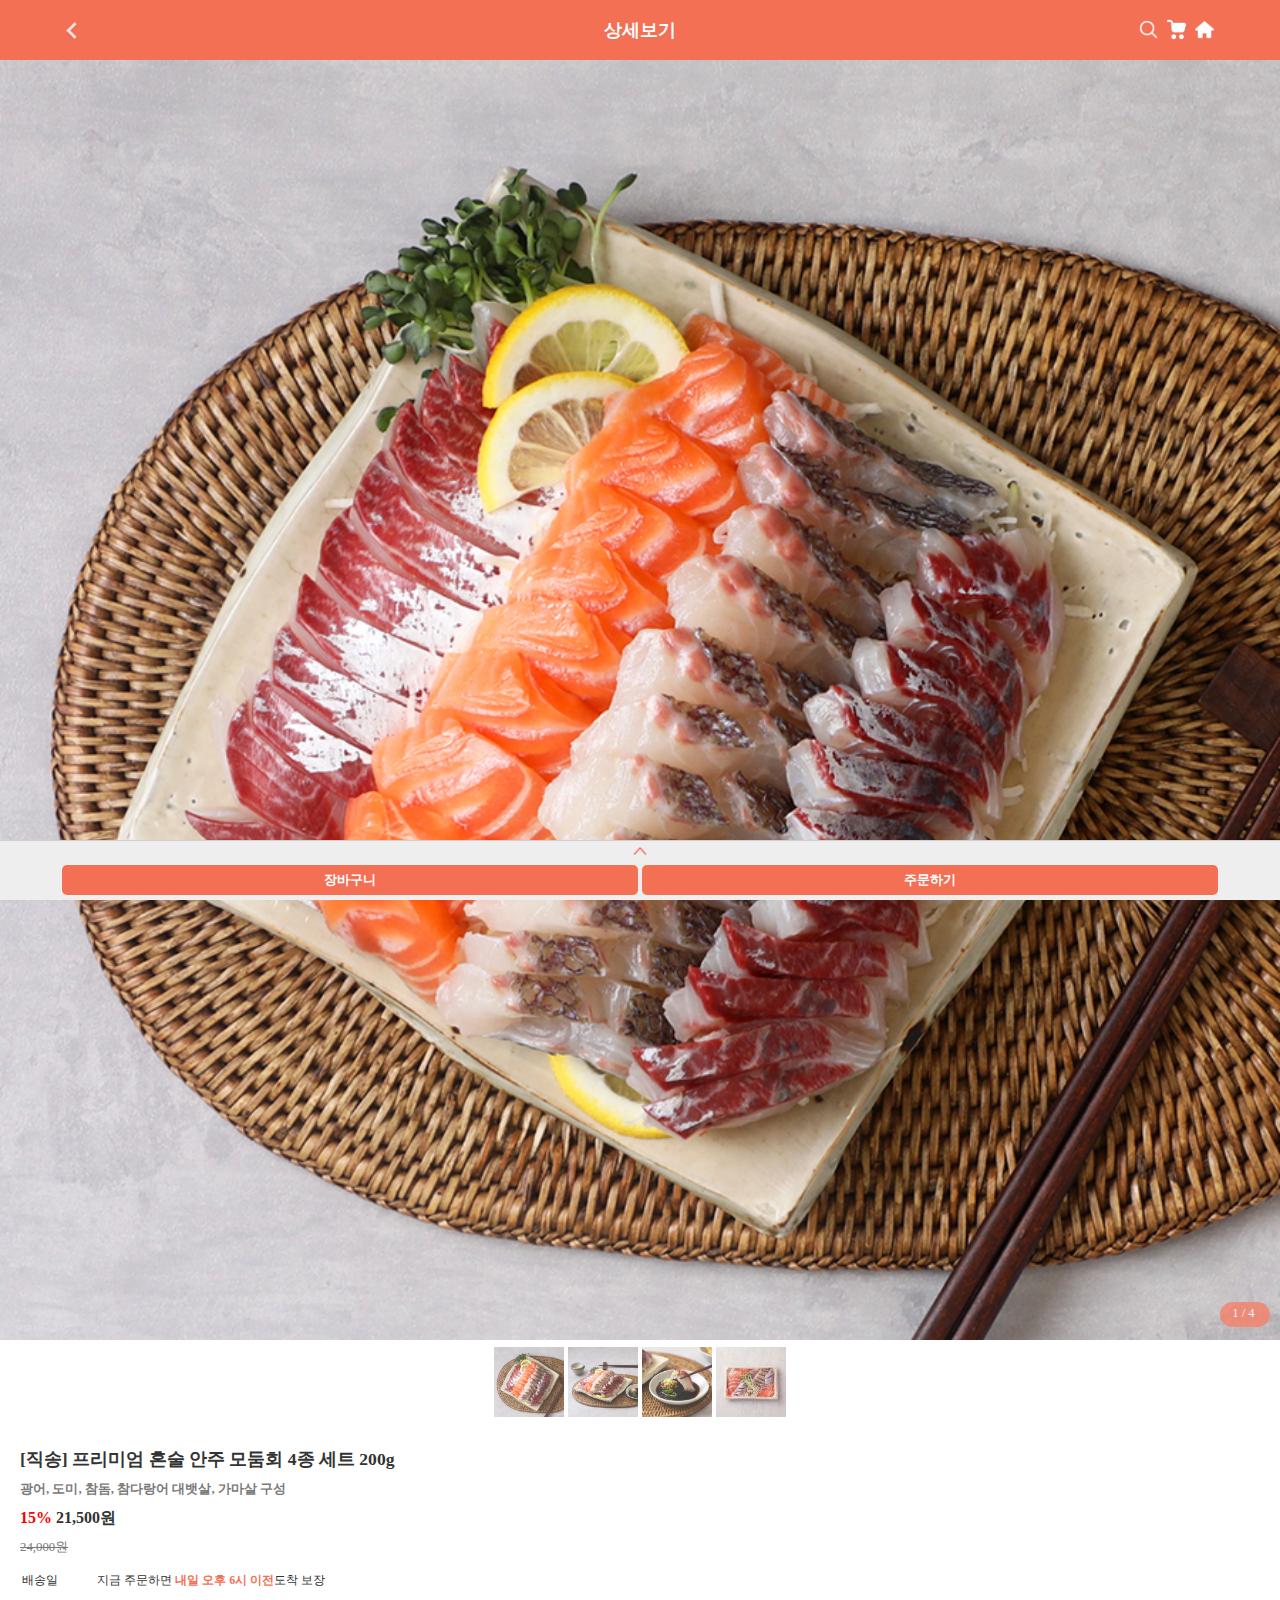
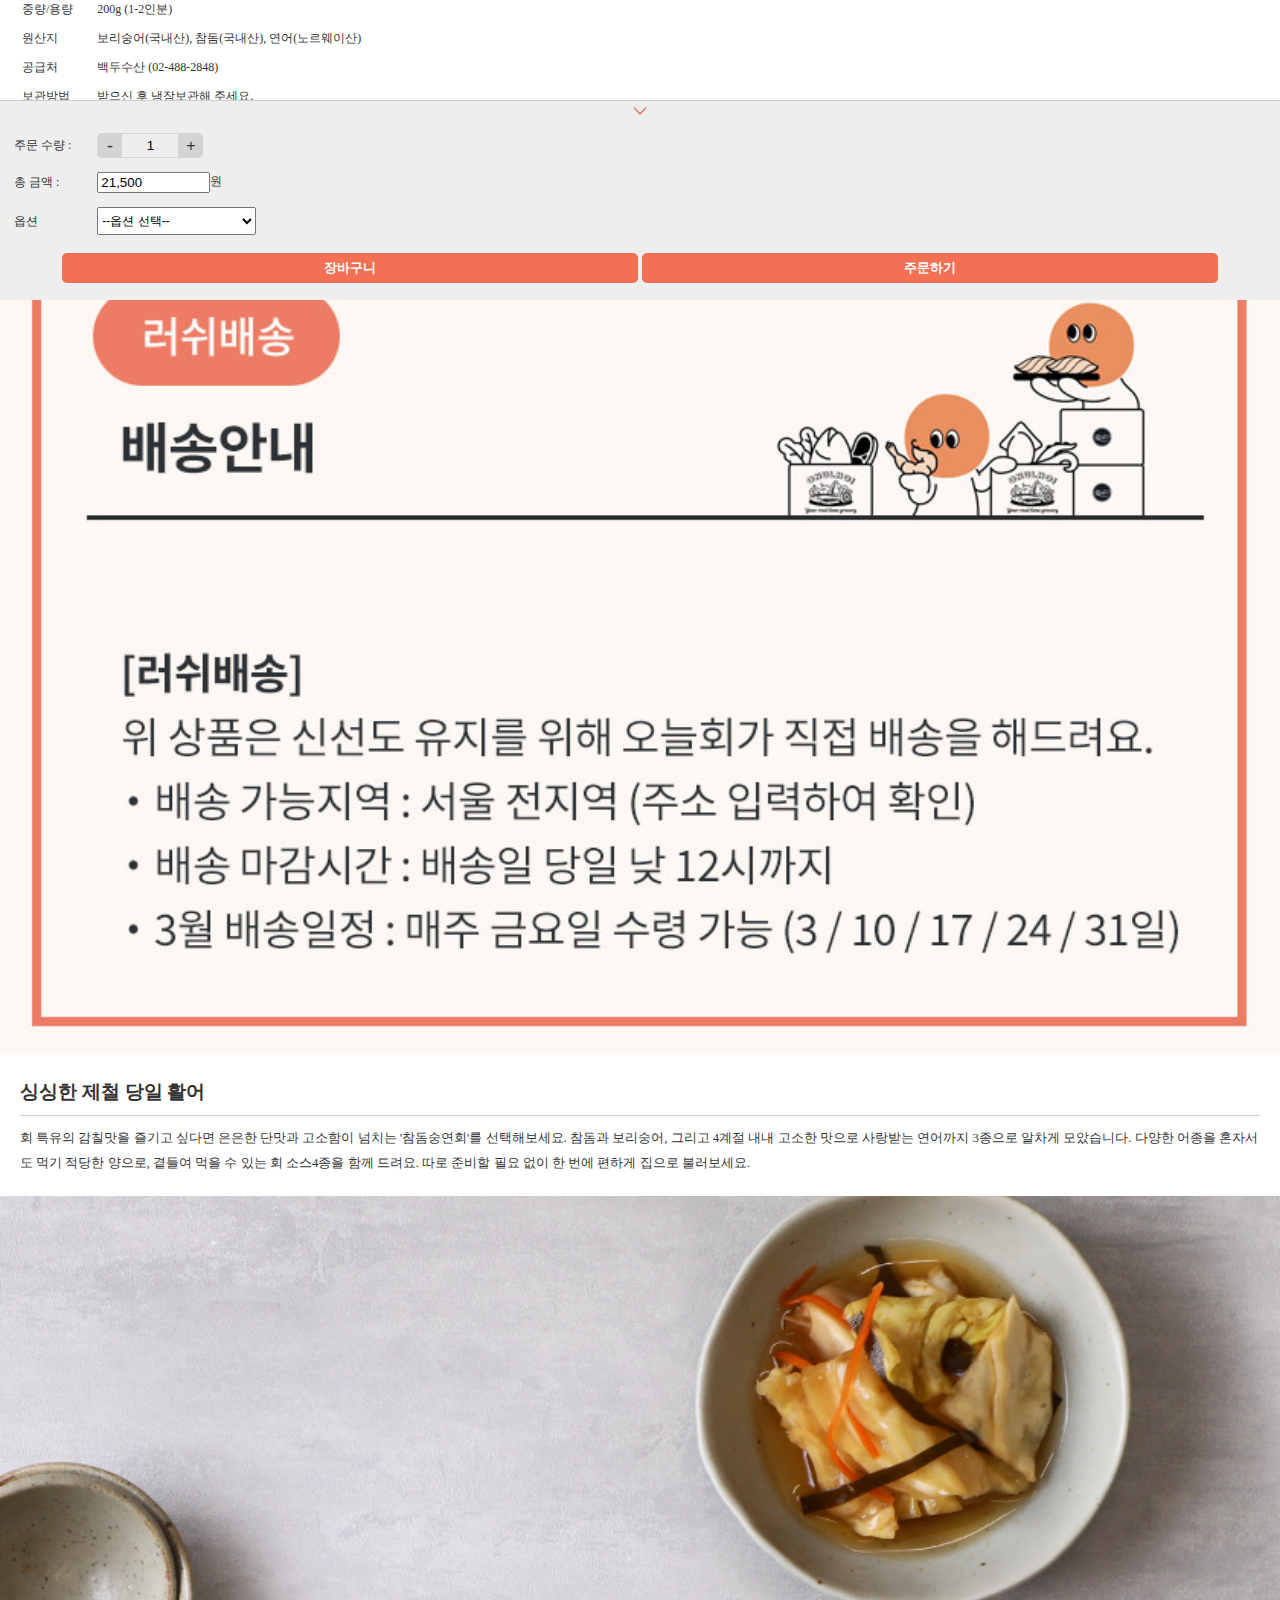
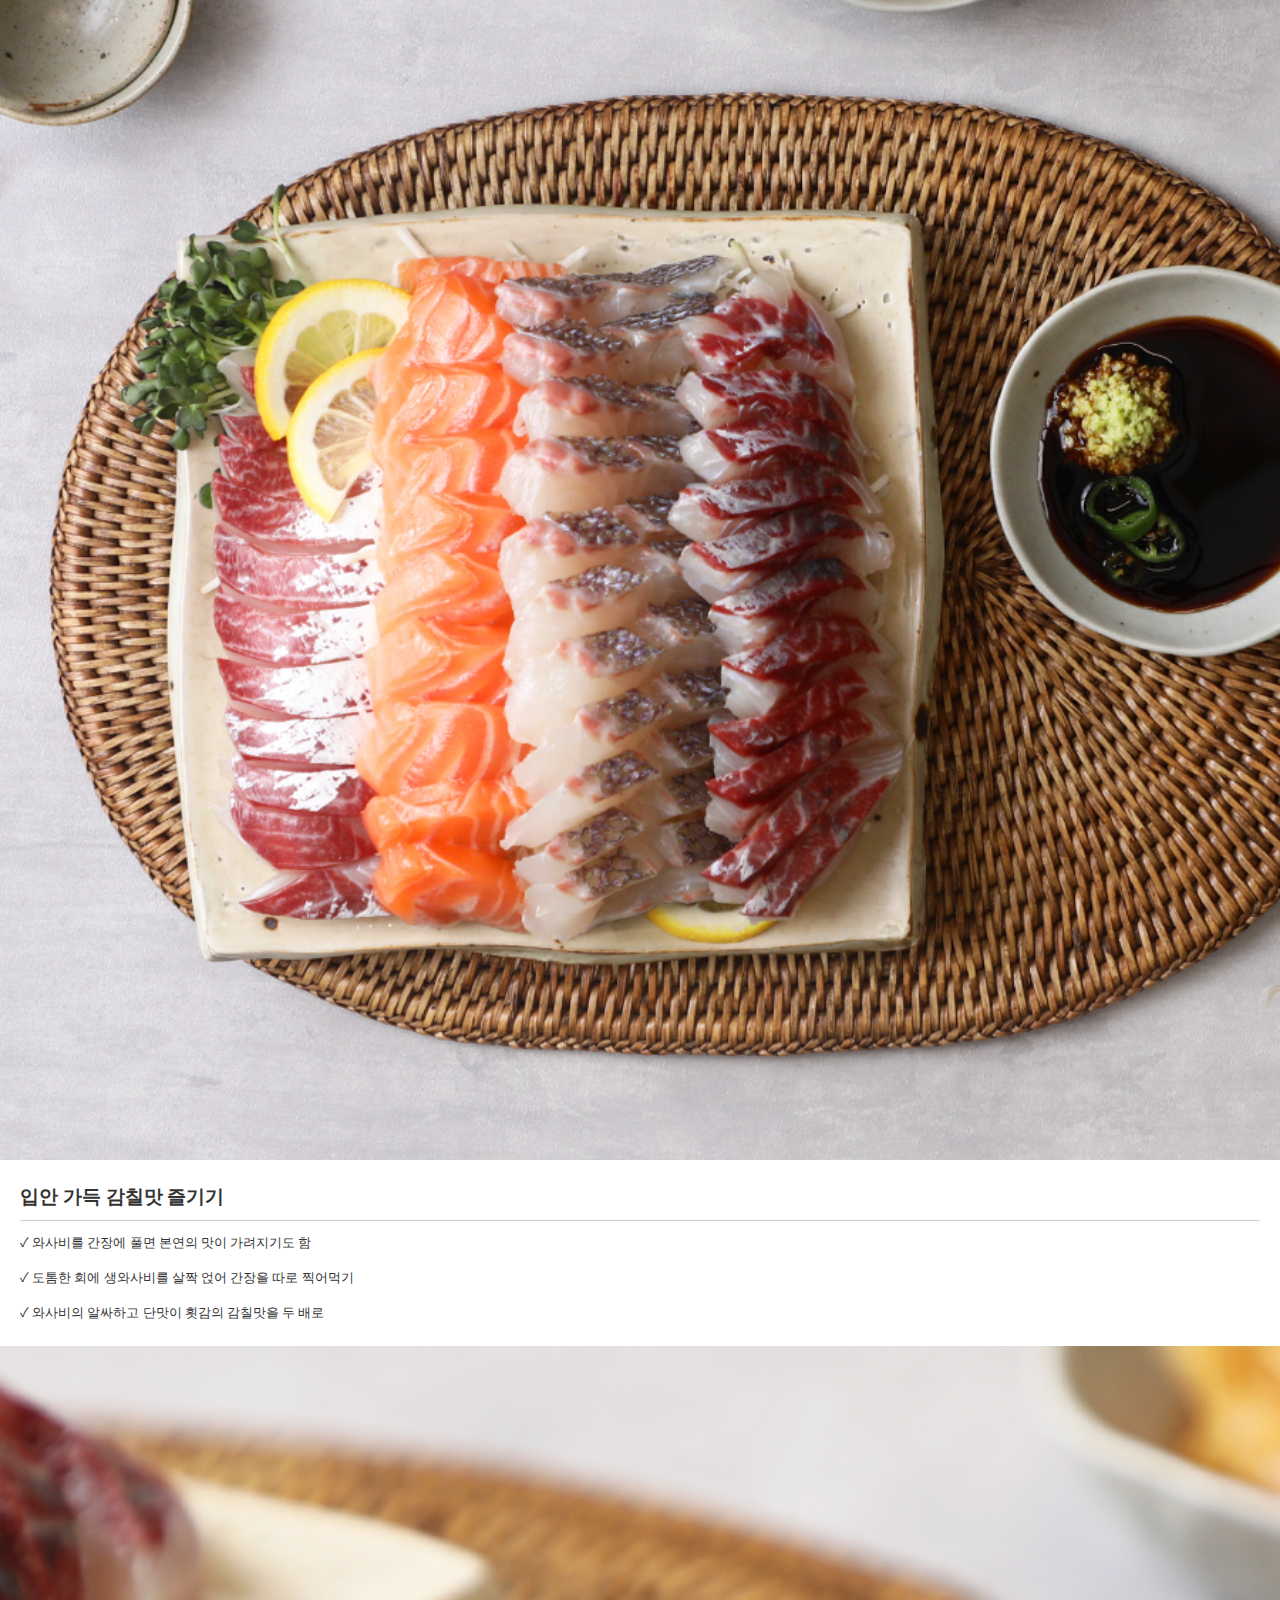
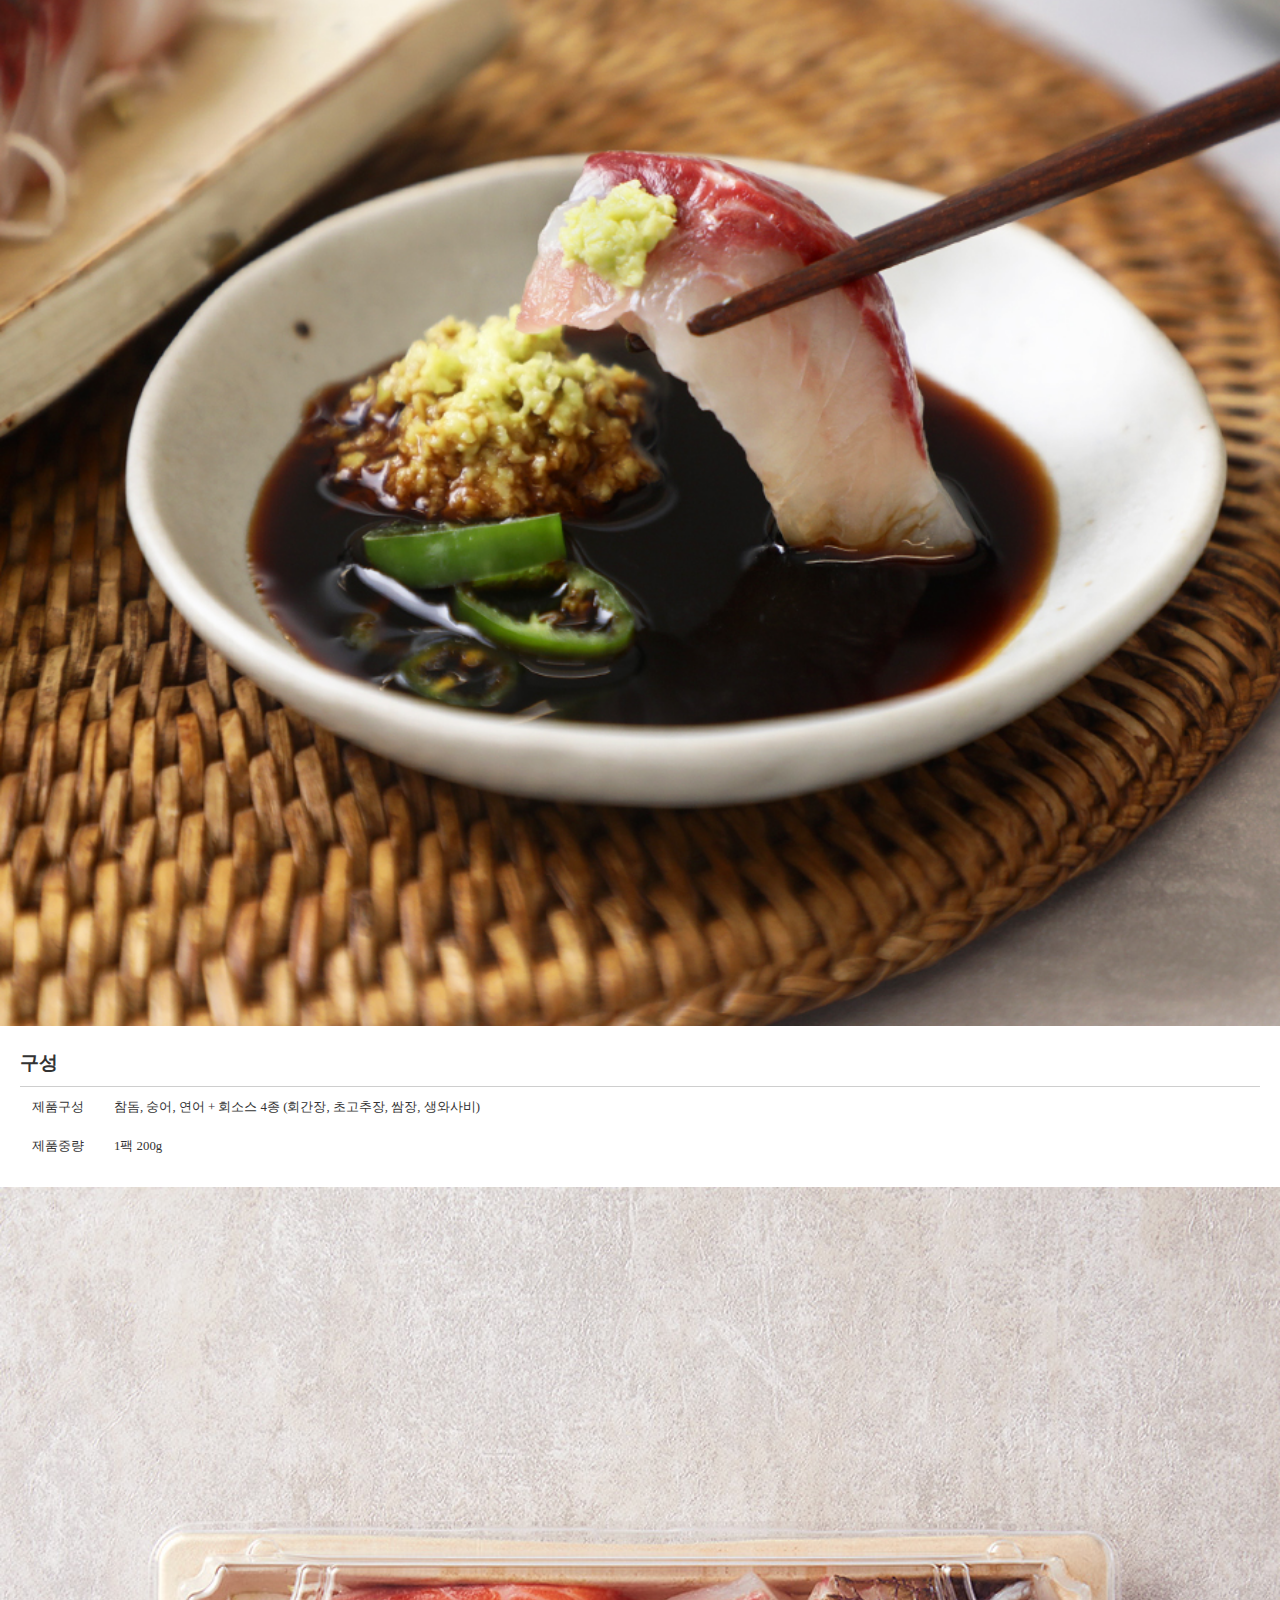
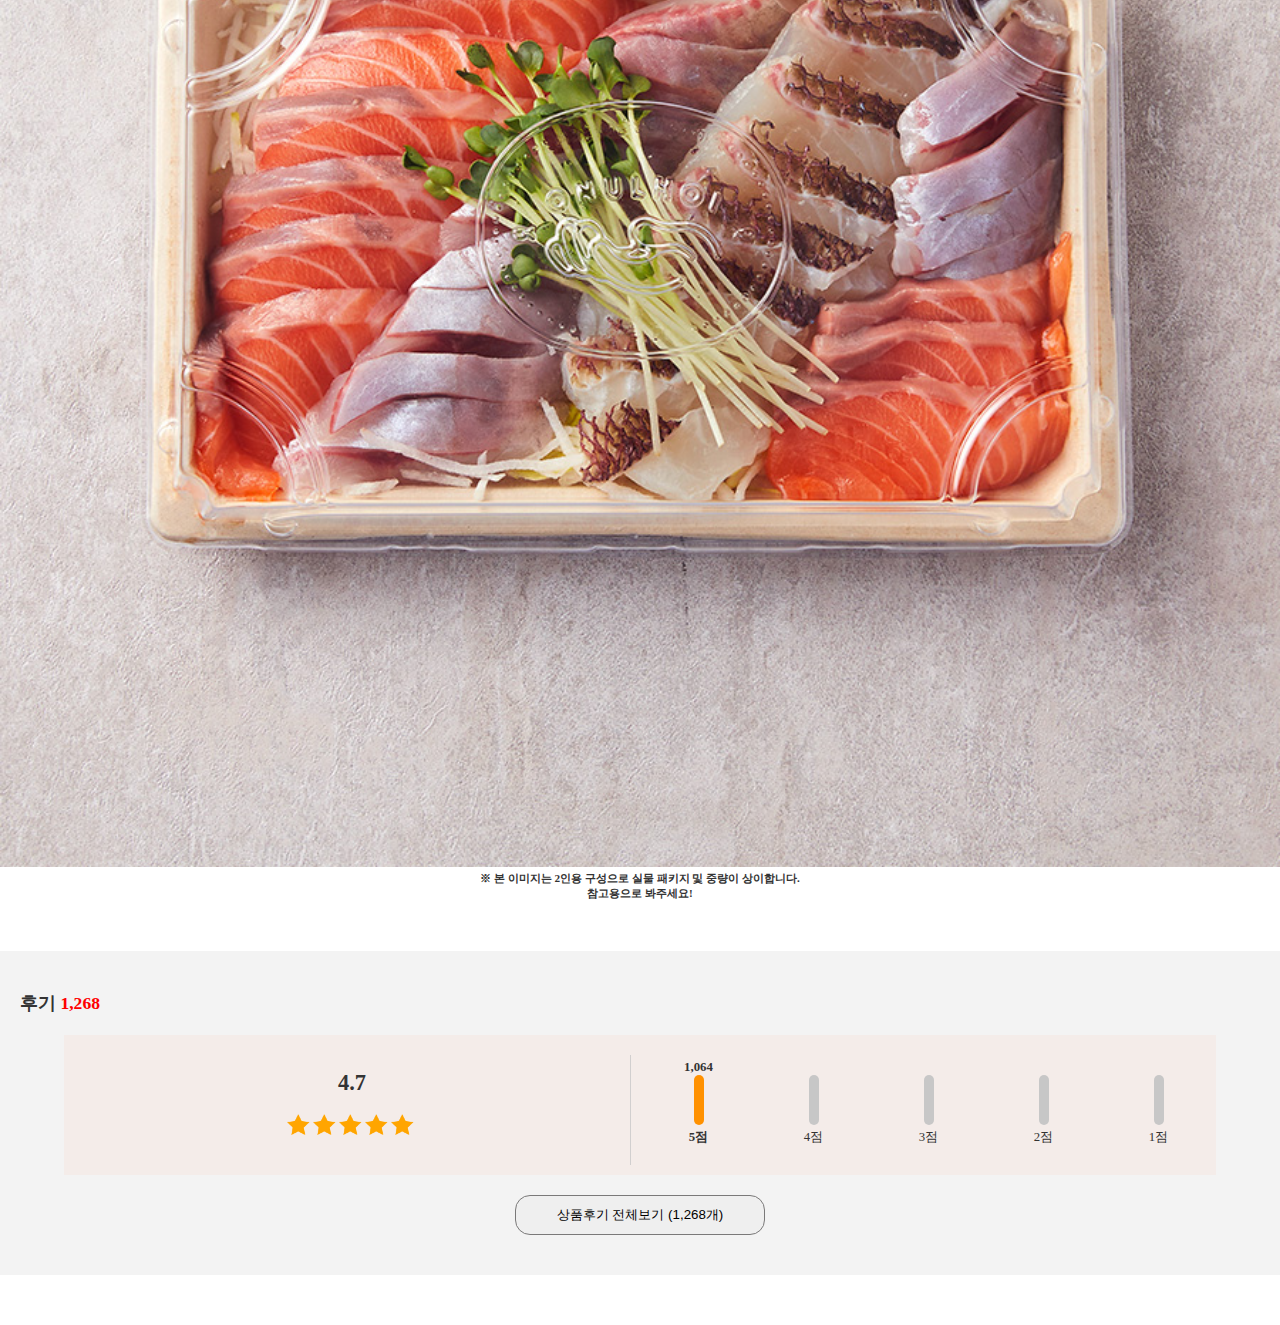
<file: detail.html>
<!DOCTYPE html>
<html lang="ko">
<head>
    <meta charset="UTF-8">
    <meta http-equiv="X-UA-Compatible" content="IE=edge">
    <meta name="viewport" content="width=device-width, initial-scale=1.0">
    <title>오늘회</title>
    <link rel="stylesheet" href="css/reset.css">
    <link rel="stylesheet" href="css/detail.css">
    <script src="js/jquery-1.11.2.min.js"></script>
    <script src="js/detail.js"></script>

</head>
<body onload="init();">

    <header id="head">
   
        <div id="header">
       
           <ul class="button"><a href="mobile.html"><img src="img/arrow.png" alt="btn"></a></ul>
       
           <ul class="logo"><a>상세보기</a></ul>
       
           <ul class="tm cf">
               <li><a href="#"><img src="img/searchw.png" alt="tm"></a></li>
               <li><a href="#"><img src="img/basket.png" alt="tm"></a></li>
               <li><a href="mobile.html"><img src="img/home.png" alt="tm"></a></li>
           </ul>
        </div>
       </header>


    <section>
        <div class="detail_main">
            <img src="img/masit_main.jpg" alt="img">
            <span>1/4</span>
        </div>

        <div id="small" class="detail_stylecut cf">
            <li><a href="img/masit_main_2.jpg"><img src="img/masit_main.jpg" alt="img"></a></li>
            <li><a href="img/masit1_click.jpg"><img src="img/masit1.jpg" alt="img"></a></li>
            <li><a href="img/masit2 _click.jpg"><img src="img/masit2.jpg" alt="img"></a></li>
            <li><a href="img/masit_click.jpg"><img src="img/masit.jpg" alt="img"></a></li>
        </div>
    </section>

    <section class="tb">
            <ul class="title">
                <li>[직송] 프리미엄 혼술 안주 모둠회 4종 세트 200g</li>
                <li>광어, 도미, 참돔, 참다랑어 대뱃살, 가마살 구성</li>
                <li><a>15%</a> 21,500원</li>
                <li>24,000원</li>
            </ul>

            <table class="detailinform">
              <tr>
                <td>배송일</td>
                <td>지금 주문하면 <span>내일 오후 6시 이전</span>도착 보장</td>
              </tr>

              <tr>
                <td>중량/용량</td>
                <td>200g (1-2인분)</td>
              </tr>

              <tr>
                <td>원산지</td>
                <td>보리숭어(국내산), 참돔(국내산), 연어(노르웨이산)</td>
              </tr>

              <tr>
                <td>공급처</td>
                <td>백두수산 (02-488-2848)</td>
              </tr>

              <tr>
                <td>보관방법</td>
                <td>받으신 후 냉장보관해 주세요.</td>
              </tr>

             

            </table>
    </section>

    <section class="contentpage">
      <div>
        <h2>배송안내</h2>
      </div>
      <img src="img/deli.png" alt="delivery">

      <div>
      <h2>싱싱한 제철 당일 활어</h2>
      <p>회 특유의 감칠맛을 즐기고 싶다면 은은한 단맛과 고소함이 넘치는 '참돔숭연회'를 선택해보세요. 참돔과 보리숭어, 그리고 4계절 내내 고소한 맛으로 사랑받는 연어까지 3종으로 알차게 모았습니다. 다양한 어종을 혼자서도 먹기 적당한 양으로, 곁들여 먹을 수 있는 회 소스4종을 함께 드려요. 따로 준비할 필요 없이 한 번에 편하게 집으로 불러보세요.</p>
      </div>
      <img src="img/detail_5.jpg" alt="img">

      <div>
        <h2>입안 가득 감칠맛 즐기기</h2>
        <p>&check; 와사비를 간장에 풀면 본연의 맛이 가려지기도 함</p>
        <p>&check; 도톰한 회에 생와사비를 살짝 얹어 간장을 따로 찍어먹기</p>
        <p>&check; 와사비의 알싸하고 단맛이 횟감의 감칠맛을 두 배로</p>
        </div>
        <img src="img/masit2.jpg" alt="img">

        <div>
          <h2>구성</h2>
          <table class="masitpage" >
            <tr>
              <td>제품구성</td>
              <td>참돔, 숭어, 연어 + 회소스 4종 (회간장, 초고추장, 쌈장, 생와사비)</td>
            </tr>
    
            <tr>
              <td>제품중량</td>
              <td>1팩 200g</td>
            </tr>
          </table>
        </div>

          <img src="img/masit.jpg" alt="img">
          <span>※ 본 이미지는 2인용 구성으로 실물 패키지 및 중량이 상이합니다.<br> 참고용으로 봐주세요!</span>


    </section>

    <section class="star">
        <h3>후기 <span>1,268</span></h3>
        <div class="starbox">
          <ul>
            <li>4.7</li>
            <li><img src="img/fivestar.png" alt=""></li>
          </ul>

          <ul class="barbox">
            <div class="gagebar" id="yellow">
             <span class>1,064</span><br>
             <span class="bar"></span><br>
             <span>5점</span><br>
            </div>

            <div class="gagebar">
              <span></span><br>
              <span class="bar"></span><br>
              <span>4점</span>
            </div>

             <div class="gagebar">
              <span></span><br>
              <span class="bar"></span><br>
              <span>3점</span>
             </div>

             <div class="gagebar">
              <span></span><br>
              <span class="bar"></span><br>
              <span>2점</span>
             </div>

             <div class="gagebar">
              <span></span><br>
              <span class="bar"></span><br>
              <span>1점</span>
             </div>

          </ul>
        </div> 

          <div class="btn"><button>상품후기 전체보기 (1,268개)</button></div>
            
           
          </ul>

          </ul>
        </div>

    </section>

     


<footer>
    <div class="order">
        <img src="img/arrow_orange.png" alt="arrow"><br>
        <button>장바구니</button>
        <button>주문하기</button>
    </div>

    <div class="order2">
      <img src="img/arrow-down-orange.png" alt="arrow"><br>
      <table>
        <tr>
          <td>주문 수량 :</td>
          <td>
            <form name="form" method="get">
              <input type="hidden" name="price" value="21500">
              <input type="button" class="minus" value="-" onclick="del();">
              <input type="text" class="mpbox" name="amount" value="1">
              <input type="button" class="plus" value="+" onclick="add();">

        <tr>
          <td>총 금액 : </td>
          <td><input type="text" name="sum" size="11" readonly>원</td>
        </tr>      
            </form>
          </td>
        </tr>

        <tr>
          <td>옵션</td>
          <td>
            <select name="option">
              <option value="">--옵션 선택--</option>
              <option value="0">유기농 쌈채소(+6,000)</option>
              <option value="1">생와사비+회간장(+3,000)</option>
              <option value="2">초장1팩(+1,000)</option>
            </select>
          </td>
        </tr>

        
      </table>
      
        <button>장바구니</button>
        <button>주문하기</button>

    </div>
</footer>


<script>
      const arrow = document.querySelector(".order img")
    const ck = document.querySelector(".order2")
    const order = document.querySelector(".order2 img")

    arrow.addEventListener("click", function () {
        ck.style.bottom = "0px"
    })

    order.addEventListener("click", function () {
        ck.style.bottom = "-1000px"
    })

    let price;
    let amount;

    function init() {
        price = document.form.price.value;
        document.form.sum.value = parseInt(price).toLocaleString();
    }

    function add() {
        const hm = document.form.amount;
        const sum = document.form.sum;
        hm.value++;
        sum.value = parseInt((hm.value) * price).toLocaleString();
    }

    function del() {
        hm = document.form.amount;
        sum = document.form.sum;
        if (hm.value > 1) {
            hm.value--;
            sum.value = parseInt((hm.value) * price).toLocaleString();
        }
    }

</script>

</body>
</html>
</file>
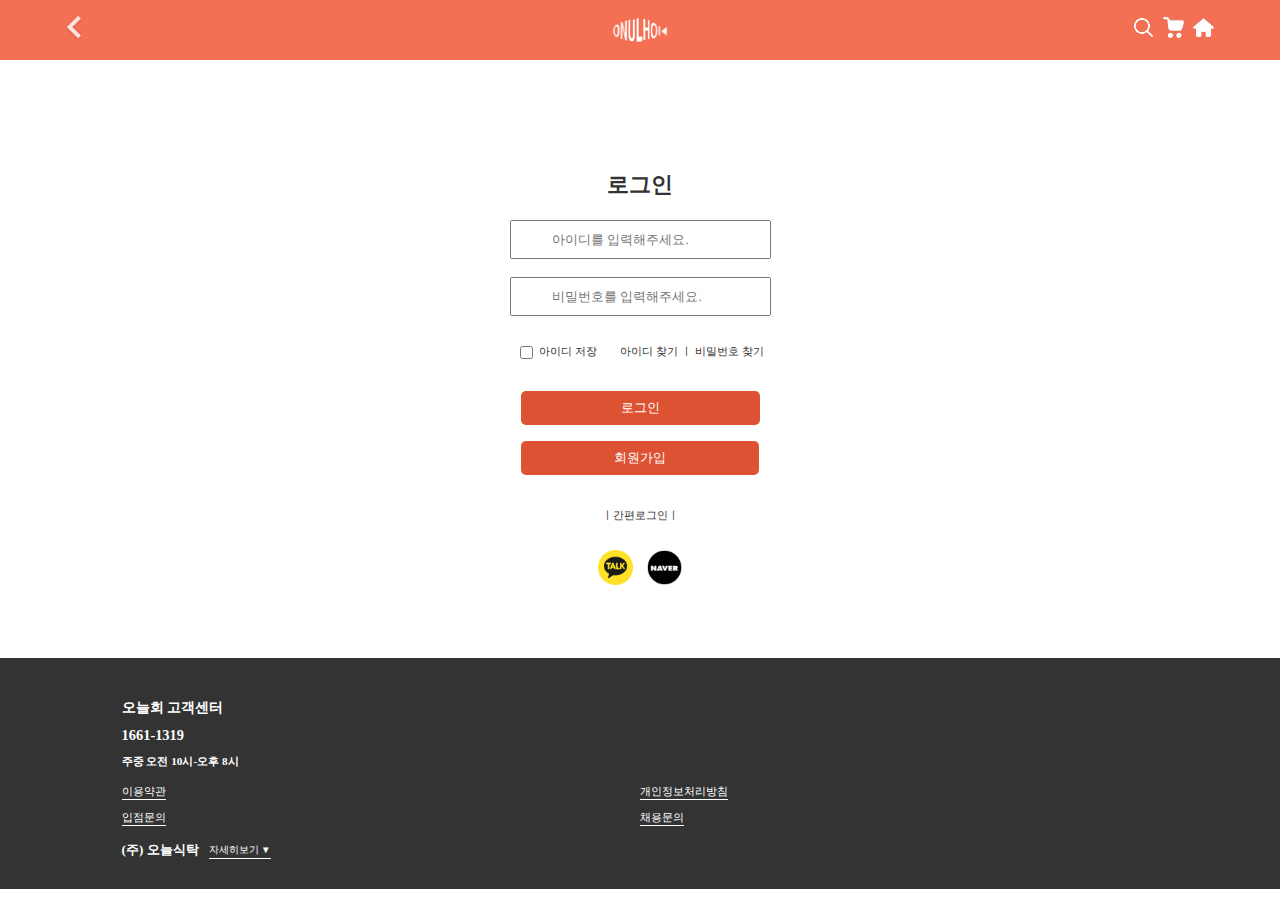
<file: login.html>
<!DOCTYPE html>
<html lang="ko">
<head>
    <meta charset="UTF-8">
    <meta http-equiv="X-UA-Compatible" content="IE=edge">
    <meta name="viewport" content="width=device-width, initial-scale=1.0">
    <title>HTML5</title>
    <link rel="stylesheet" href="css/reset.css"> <!-- 항상 가장 최상위에 써야함 -->
    <link rel="stylesheet" href="css/login.css">
    <script src="js/jquery-1.11.2.min.js"></script>

    

</head>

<script>
    $(function(){
        $(".foot3 span").click(function(){
            $(this).parent().next().stop().slideToggle(800);
        });
    
    });
</script>

<body>

    <header id="head">
   
        <div id="header" class="cf">
       
           <ul class="button"><img src="img/arrow.png" alt="btn"></ul>
       
           <ul class="logo"><a href="mobile.html"><img src="img/logo_self.png" width="60px" heigth ="60px" alt="로고"></a></ul>
       
           <ul class="tm cf">
               <li><a href="#"><img src="img/searchw.png" alt="tm"></a></li>
               <li><a href="#"><img src="img/basket.png" alt="tm"></a></li>
               <li><a href="mobile.html"><img src="img/home.png" alt="tm"></a></li>
           </ul>
        </div>
       </header>
     
<section> 
    <div class="login">
         <div id="box">
         <h2>로그인</h2>
         <form class="cf" action="imsert.php" method="post">
            <div id="form">
                
                <ul id="id1"><input type="text" name="id" id="id" placeholder="아이디를 입력해주세요."></ul>
                
                <ul id="id2"><input type="password" name="pw" id="pw" placeholder="비밀번호를 입력해주세요." ></ul>

                <ul id="id3">

                 <li>
                  <input type="checkbox" class="check" id="chk">
                  <label for="chk">아이디 저장</label>
                 </li>

                 <li><a href="#">아이디 찾기 ㅣ</a></li>
                 <li><a href="#">비밀번호 찾기</a></li>


                </ul>

                <ul id="button">
                    <!-- <input type="submit" value="로그인" class="btn"><br> -->
                    <a class="log" href="#">로그인</a><br>
                    <a href="member.html">회원가입</a>
                </ul>
                
                <ul id="move">
                        <li><a href="#">ㅣ간편로그인ㅣ</a></li>
                        <li class="icon"><a href="#"><img src="img/kakao.png" width="35" alt="kakao"></a></li>
                        <li class="icon"><a href="#"><img src="img/naver.png" width="35" alt="icon"></a></li>
                </ul>
            
             </div>
          </form>
         </div>
        
    </div>
</section> 

<footer>
    <div class="cs">
        
          <div class="foot1">
               <h2>오늘회 고객센터</h2>
               <h2>1661-1319</h2>
               <h3>주중 오전 10시-오후 8시</h3>
          </div>
    
         <div class="foot2">
            <ul class="rule cf">
                   <li><a href="#">이용약관</a></li>
                   <li><a href="#">개인정보처리방침</a></li>
                   <li><a href="#">입점문의</a></li>
                   <li><a href="#">채용문의</a></li>
            </ul>
         </div>
           
    
        <div class="foot3">
         <ul>
            <h3>(주) 오늘식탁</h3>
            <span>자세히보기 ▼</span>
        </ul>
         <ul class="detail">
            <li>대표이사 : 김재현</li>
            <li>주소 : 부산광역시 부산진구 서전로 8, 위워크 서면</li>
            <li>사업자등록번호 : 705-81-00628 사업자정보확인</li>
            <li>통신판매업 : 2019-서울강남-05347호</li>
            <li>개인정보보호책임자 : 유선우</li>
            <li>이메일(외부기관전용) : contact@onul-hoi.com</li>
            <li>이메일(고객전용) : cx@onul-hoi.com</li>
                           
         </ul>
        </div>
    </div>
</footer>


</body>
</html>
</file>
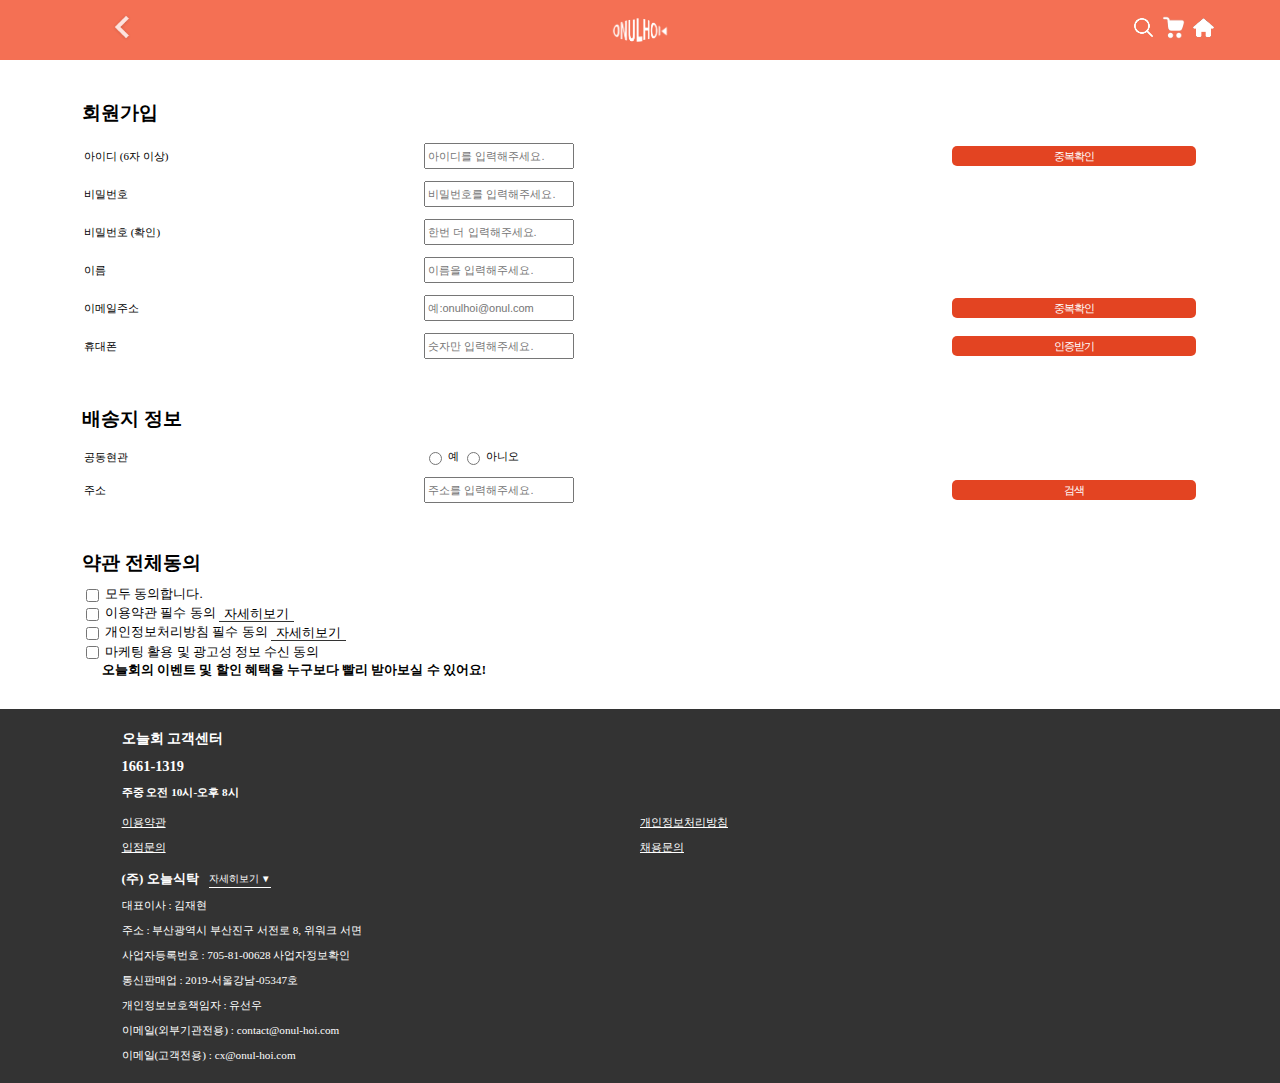
<file: member.html>
<!DOCTYPE html>
<html lang="ko">
<head>
    <meta charset="UTF-8">
    <meta http-equiv="X-UA-Compatible" content="IE=edge">
    <meta name="viewport" content="width=device-width, initial-scale=1.0">
    <title>HTML5</title>
    <link rel="stylesheet" href="css/reset.css"> <!-- 항상 가장 최상위에 써야함 -->
    <link rel="stylesheet" href="css/member.css">

    
    <style>
        
    </style>

</head>
<body>
    <!-- 상단head -->
    <header id="head">
        <div id="header">
       
           <ul class="button"><a href="login.html"><img src="img/arrow.png" alt="btn"></a></ul>
       
           <ul class="logo"><a href="mobile.html"><img src="img/logo_self.png" width="60px" heigth ="60px" alt="로고"></a></ul>
       
           <ul class="tm cf">
               <li><a href="#"><img src="img/searchw.png" alt="tm"></a></li>
               <li><a href="#"><img src="img/basket.png" alt="tm"></a></li>
               <li><a href="mobile.html"><img src="img/home.png" alt="tm"></a></li>
           </ul>

        </div>
    </header>

    <form>
        <fieldset>
           <div>
            <h2>회원가입</h2>
            <table class="join_table">
                <tr>
                    <td>
                        <label for="id">아이디 (6자 이상)</label>
                    </td>
                    <td>
                        <input type="text" id="id" required placeholder="아이디를 입력해주세요.">
                    </td>
                    <td>
                        <button>중복확인</button>
                    </td>
                </tr>
                <tr>
                    <td>
                        <label for="pwd1">비밀번호</label>
                    </td>
                    <td>
                        <input type="password" id="pwd1" required placeholder="비밀번호를 입력해주세요.">
                    </td>
                    <td></td>
                </tr>
                <tr>
                    <td><label for="pwd2">비밀번호 (확인)</label></td>
                    <td><input type="password" id="pwd2" required placeholder="한번 더 입력해주세요."></td>
                    <td></td>
                </tr>
                <tr>
                    <td><label for="name">이름</label></td>
                    <td><input type="text" id="name" required placeholder="이름을 입력해주세요."></td>
                    <td></td>
                </tr>
                <tr>
                    <td><label for="email">이메일주소</label></td>
                    <td><input type="text" id="email" required placeholder="예:onulhoi@onul.com"></td>
                    <td><button>중복확인</button></td>
                </tr>
                <tr>
                    <td><label for="phone">휴대폰</label></td>
                    <td><input type="number" id="phone" required placeholder="숫자만 입력해주세요."></td>
                    <td><button>인증받기</button></td>
                </tr>
            </table>

           </div>
           

           <div>
            <h2>배송지 정보</h2>
            <table class="join_table">
                <tr>
                    <td><label for="enter">공동현관</label></td>
                    <td>
                        <input type="radio" value="y" name="receive" id="enter_y">
                        <label for="enter_y">예</label>
                        <input type="radio" value="n" name="receive" id="enter_n">
                        <label for="enter_n">아니오</label>
                    </td>
                    <td></td>
                </tr>
                <tr>
                    <td><label for="address">주소</label></td>
                    <td><input type="text" id="address" required placeholder="주소를 입력해주세요."></td>
                    <td><button>검색</button></td>
                </tr>
            </table>
           </div> 

           <div>
            <h2>약관 전체동의</h2>
            <ul class="mc3">
                <li>
                    <input type="checkbox" value="agree" name="chk1" id="agree01" required>
                    <label for="agree01">모두 동의합니다.</label>
                </li>
                <li>
                    <input type="checkbox" value="agree" name="chk1" id="agree02" required>
                    <label for="agree02">이용약관 필수 동의 <span>자세히보기</span></label>
                </li>
                <li>
                    <input type="checkbox" value="agree" name="chk1" id="agree03" required>
                    <label for="agree03">개인정보처리방침 필수 동의 <span>자세히보기</span></label>
                    
                </li>
                <li>
                    <input type="checkbox" value="agree" name="chk1" id="agree04" required>
                    <label for="agree04">마케팅 활용 및 광고성 정보 수신 동의 <br><b>오늘회의 이벤트 및 할인 혜택을 누구보다 빨리 받아보실 수 있어요!</b></label>
                </li>
            </ul>
            </div>
        </fieldset>
     </form>

     <footer>
        <div class="cs">
            
              <div class="foot1">
                   <h2>오늘회 고객센터</h2>
                   <h2>1661-1319</h2>
                   <h3>주중 오전 10시-오후 8시</h3>
              </div>
        
             <div class="foot2">
                <ul class="rule cf">
                       <li><a href="#">이용약관</a></li>
                       <li><a href="#">개인정보처리방침</a></li>
                       <li><a href="#">입점문의</a></li>
                       <li><a href="#">채용문의</a></li>
                </ul>
             </div>
               
        
            <div class="foot3">
             <ul>
                <h3>(주) 오늘식탁</h3>
                <span>자세히보기 ▼</span>
            </ul>
             <ul class="detail">
                <li>대표이사 : 김재현</li>
                <li>주소 : 부산광역시 부산진구 서전로 8, 위워크 서면</li>
                <li>사업자등록번호 : 705-81-00628 사업자정보확인</li>
                <li>통신판매업 : 2019-서울강남-05347호</li>
                <li>개인정보보호책임자 : 유선우</li>
                <li>이메일(외부기관전용) : contact@onul-hoi.com</li>
                <li>이메일(고객전용) : cx@onul-hoi.com</li>
                               
             </ul>
            </div>
        </div>
        </footer>



   
</body>
</html>
</file>
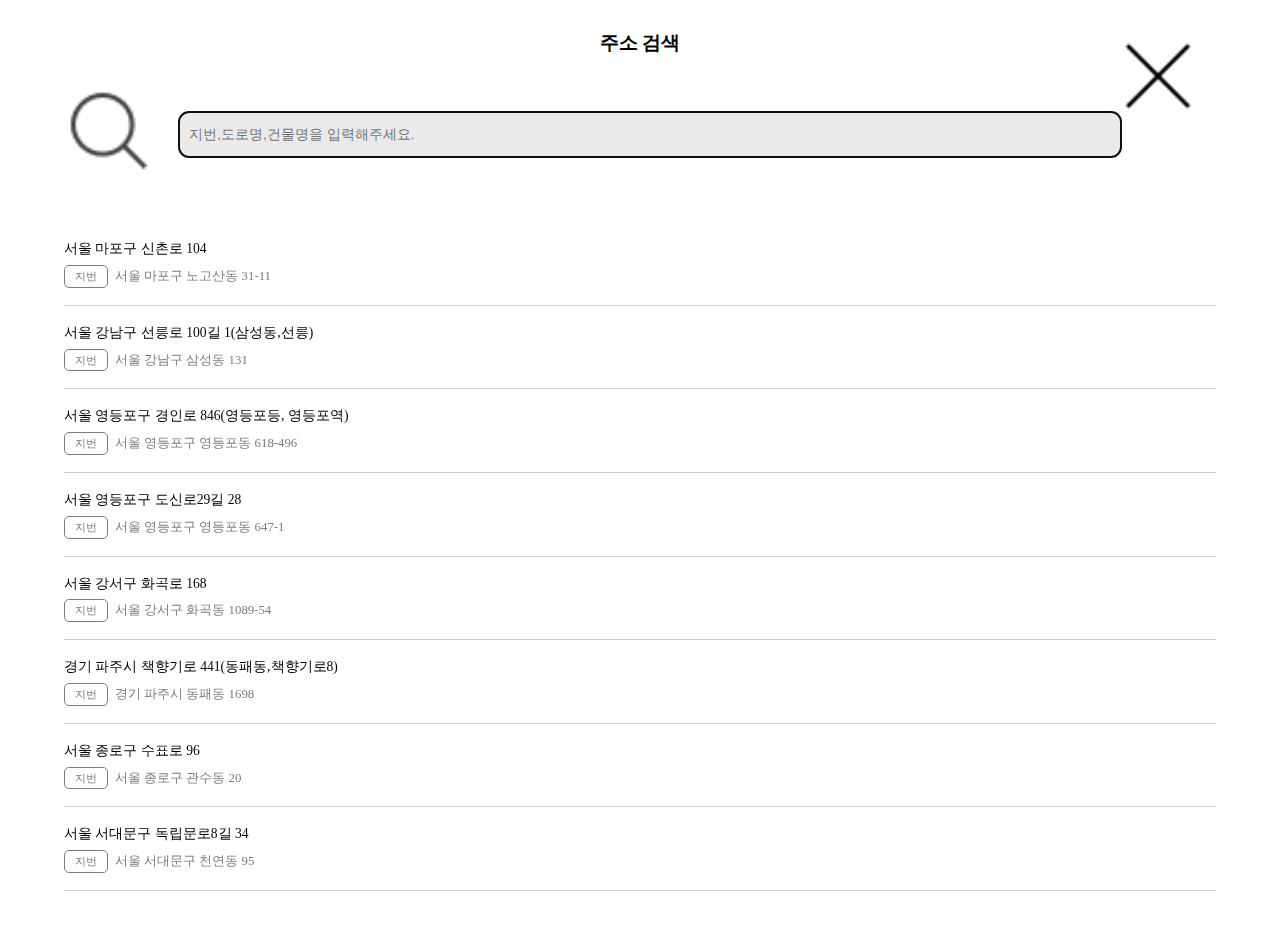
<file: search.html>
<!DOCTYPE html>
<html lang="en">

<head>
    <meta charset="UTF-8">
    <meta http-equiv="X-UA-Compatible" content="IE=edge">
    <meta name="viewport" content="width=device-width, initial-scale=1.0">
    <title>HTML5</title>
    <link rel="stylesheet" href="css/reset.css"> <!-- 항상 가장 최상위에 써야함 -->
    <link rel="stylesheet" href="css/search.css">

    <script src="js/jquery-1.11.2.min.js"></script>
    <script src="js/jquery-ui-1.10.3.custom.min.js"></script>

    <script>
        $(function () {
            $(".page1 .addrbox").click(function () {
                $(".page1").css("display", "none");
                $(".page2").css("display", "block");
            })

            $(".page2 header .back").click(function () {
                $(".page1").css("display", "block");
                $(".page2").css("display", "none");
            })

        });
    </script>
</head>

<body>

    <div class="page1">
        <header>
            <h2>주소 검색</h2>
            <div><a href="mobile.html"><img src="img/addr_close.png" alt="address-search"></a></div>
        </header>


        <section class="searchbar">
            <div><img src="img/address_search.png" alt="address-search"></div>
            <input type="text" id="value" placeholder="지번,도로명,건물명을 입력해주세요." autofocus>
        </section>

        <section class="addrbox">
            <div class="item">
                <ul class="ad1">서울 마포구 신촌로 104 </ul>
                <ul class="ad2">
                    <li class="square">지번</li>
                    <li>서울 마포구 노고산동 31-11</li>
                </ul>
            </div>

            <div class="item">
                <ul class="ad1">서울 강남구 선릉로 100길 1(삼성동,선릉)</ul>
                <ul class="ad2">
                    <li class="square">지번</li>
                    <li>서울 강남구 삼성동 131</li>
                </ul>
            </div>

            <div class="item">
                <ul class="ad1">서울 영등포구 경인로 846(영등포등, 영등포역)</ul>
                <ul class="ad2">
                    <li class="square">지번</li>
                    <li>서울 영등포구 영등포동 618-496</li>
                </ul>
            </div>

            <div class="item">
                <ul class="ad1">서울 영등포구 도신로29길 28 </ul>
                <ul class="ad2">
                    <li class="square">지번</li>
                    <li>서울 영등포구 영등포동 647-1</li>
                </ul>
            </div>

            <div class="item">
                <ul class="ad1">서울 강서구 화곡로 168 </ul>
                <ul class="ad2">
                    <li class="square">지번</li>
                    <li>서울 강서구 화곡동 1089-54</li>
                </ul>
            </div>

            <div class="item">
                <ul class="ad1">경기 파주시 책향기로 441(동패동,책향기로8)</ul>
                <ul class="ad2">
                    <li class="square">지번</li>
                    <li>경기 파주시 동패동 1698</li>
                </ul>
            </div>

            <div class="item">
                <ul class="ad1">서울 종로구 수표로 96 </ul>
                <ul class="ad2">
                    <li class="square">지번</li>
                    <li>서울 종로구 관수동 20</li>
                </ul>
            </div>

            <div class="item">
                <ul class="ad1">서울 서대문구 독립문로8길 34 </ul>
                <ul class="ad2">
                    <li class="square">지번</li>
                    <li>서울 서대문구 천연동 95</li>
                </ul>
            </div>
        </section>
    </div>

    <div class="page2">
        <header>
            <div class="back"><img src="img/addr_back.png" alt=""></div>
            <h2>배송 여부</h2>
            <div><a href="mobile.html"><img src="img/addr_close.png" alt="address-search"></a></div>
        </header>

        <section class="addrbox">
            <h2>선택하신 주소는<br><span>오늘회 배송가능</span>지역입니다.</h2>

            <div class="item">
                <ul class="ad1">서울 마포구 신촌로 104 </ul>
                <ul class="ad2">
                    <li class="square">지번</li>
                    <li>서울 마포구 노고산동 31-11</li>
                </ul>
            </div>

            <input type="text" id="value" placeholder="상세주소를 입력해주세요.(건물명, 동/호수 등)">
        </section>

        <div class="save"><a href="mobile.html">저장하기</a></div>

    </div>


</body>

</html>
</file>
<file: css/detail.css>
@charset "utf-8";

*,
*::after,
*::before {
    box-sizing: border-box;
}

body {
    font-size: 0.8rem;
    color: #333;
}

a {
    text-decoration: none;
    color: #333;
}

#head {
    width: 100%;
    height: 60px;
    background: #f47054;
    left: 0;
    top: 0;
    position: fixed;
    z-index: 1000000;
}

#header {
    width: 90%;
    height: 60px;
    margin: 0 auto;
    position: relative;

}

#header ul {
    margin: 0 auto;
    width: 33.33%;
    height: 100%;
    line-height: 60px;
}

.logo {
    text-align: center;
}

.logo a {
    color: #fff;
    font-weight: 600;
    font-size: 1.1rem;
}

#header .button {
    float: left;
    width: 10%;
    height: 100%;
}

.button img {
    opacity: 0.8;
    width: 15px;
    transform: translateY(7px);
}



.tm {
    width: 100%;
    position: absolute;
    right: 0;
    top: 0;
    line-height: 60px;
    display: flex;
    justify-content: flex-end;



}

.tm li {
    height: 60px;
    margin-left: 5px;
}

.tm li img {
    width: 23px;
    margin-top: 18px;
}

/* section */

section {
    margin: 0 auto;
    margin-top: 60px;
}

section .detail_main {
    position: relative;
    text-align: center;
    line-height: 22px;
}

section div img {
    width: 100%;
    position: relative;
}

section .detail_main span {
    position: absolute;
    right: 10px;
    bottom: 20px;
    width: 50px;
    height: 25px;
    background: #f7826b;
    opacity: 0.8;
    border-radius: 15px;
    color: #fff;
    font-weight: 500;
    letter-spacing: 3px;
}

section .detail_stylecut {
    margin: 0 auto;
    display: flex;
    justify-content: center;
}

section .detail_stylecut li {
    height: 50px;
    margin: 0 2px;
    width: 70px;
}

section .detail_stylecut img {
    width: 100%;
    opacity: 0.8;
}

section .title {
    margin: 50px 10px 5px 10px;
}

section .title li {
    margin: 10px 10px;
    font-size: 1rem;
}

section .title li:nth-child(1) {
    font-size: 1.1rem;
    font-weight: 900;
}

section .title li:nth-child(2) {
    font-size: 0.8rem;
    color: #7a7979;
    font-weight: 600;
}

section .title li:nth-child(3) {
    font-weight: 800;
}

section .title li:nth-child(3) a {
    color: red;
    font-weight: 800;
}

section .title li:nth-child(4) {
    text-decoration: line-through;
    font-size: 0.8rem;
    color: #7a7979;
}

.tb {
    margin-top: 40px;
}

/* detailinform 표 */

.detailinform {
    text-align: left;
    margin: 0 10px;
}

.detailinform,
tr,
td {
    border-collapse: collapse;
    padding: 6px 12px;
    font-weight: 500;
    text-align: left;
    font-size: 0.75rem;
}

.detailinform span {
    color: #f47054;
    font-weight: 800;
}

.detailinform form {
    text-align: left;
    border: 1px solid #7a7979;
    width: 91px;
    border-radius: 5px;
    display: flex;
}

/* contentpage */
.contentpage {
    margin: 50px auto;
}

.contentpage div {
    margin: 20px;
    text-align: left;
}

.contentpage div h2 {
    border-bottom: 1px solid rgba(185, 185, 185, 0.7);
    padding-bottom: 10px;
}

.contentpage p {
    margin: 10px 0;
    font-size: 0.8rem;
    line-height: 25px;
}

.contentpage span {
    font-size: 0.7rem;
    font-weight: 600;
    display: inline-block;
    width: 100%;
    text-align: center;
}

.contentpage td:nth-child(1) {
    width: 80px;
}

.contentpage img {
    width: 100%;
}

.masitpage td {
    font-size: 0.8rem;
    padding: 10px;
}


/* 후기 */
.star {
    margin: 0;
    margin-bottom: 50px;
    padding: 0;
    background: #f3f3f3;
    padding: 20px 0;
}

.star h3 {
    margin: 20px;
    font-size: 1.1rem;
}

.star h3 span {
    color: red;
}

.starbox {
    width: 90%;
    margin: 0 auto;
    display: flex;
    text-align: center;
    background: rgba(246, 230, 223, 0.5);
    padding: 20px 0;
}

.starbox>ul {
    width: 50%;
    height: 100px;
    margin: 0 auto;
}

.starbox ul li {
    margin: 0 auto;
    text-align: center;
    font-size: 1.4rem;
    font-weight: 900;
    width: 100%;
    height: 45px;
    line-height: 55px;
}

.starbox ul li img {
    width: 130px;
}

.barbox {
    width: 100%;
    display: flex;
    text-align: center;
    padding: 5px 0;
    position: relative;
}

.star .barbox>div {
    width: 20%;
    margin: 0 auto;
    height: auto;
    text-align: center;
}

.barbox::before {
    content: "";
    border-left: 1px solid #d1cfcf;
    height: 110px;
    margin: auto 0;
    transform: translate(-10px, -5px);
}

.barbox #yellow span {
    font-weight: 900;
}

.barbox #yellow .bar {
    background: rgb(255, 145, 0);
}


.barbox .gagebar .bar {
    width: 10px;
    height: 50px;
    background: #c7c7c7;
    display: inline-block;
    border-radius: 20px;
}

.star .btn {
    text-align: center;
    margin: 20px auto;
}

.star .btn button {
    padding: 10px;
    width: 250px;
    background: rgba(236, 236, 236, 0.5);
    border-radius: 15px;
    border: 1px solid #7a7979;
}




/* footer */
.order {
    width: 100%;
    height: 60px;
    background: #eeeeee;
    position: fixed;
    bottom: 0;
    margin: 0 auto;
    text-align: center;
    border-top: 1px solid rgb(207, 207, 207);
}

.order img {
    width: 20px;
    margin: 0 auto;
    display: inline-block;
}

.order button {
    margin: 0 auto;
    width: 45%;
    height: 30px;
    background: #f47054;
    border: none;
    color: #fff;
    border-radius: 5px;
    font-weight: 800;
}

/* order2 */
.order2 {
    width: 100%;
    height: 200px;
    background: #eeeeee;
    position: fixed;
    bottom: 0;
    margin: 0 auto;
    text-align: center;
    border-top: 1px solid rgb(207, 207, 207);
    z-index: 10000000;
    transition: 0.6s;
    bottom: -1000px;
}



.order2 img {
    width: 20px;
    margin: 0 auto;
    display: inline-block;
}

.order2 button {
    margin: 10px auto;
    width: 45%;
    height: 30px;
    background: #f47054;
    border: none;
    color: #fff;
    border-radius: 5px;
    font-weight: 800;
}


.minus,
.plus {
    width: 25px;
    height: 25px;
    background: #d4d4d4;
    border: none;
    color: #333;
    font-size: 1rem;
    padding: 0;
    border-radius: 0 5px 5px 0;
}

.minus {
    font-size: 1.2rem;
    border-radius: 5px 0 0 5px;
    margin-right: -5px;
}

.plus {
    margin-left: -5px;
}

.mpbox {
    width: 60px;
    height: 25px;
    text-align: center;
    border: 1px solid #d4d4d4;
    padding: 0;
    background: none;
}

.order2 select {
    padding: 5px 0;
    font-size: 0.75rem;
}

.order2 .result td {
    font-size: 0.8rem;
    font-weight: 800;
}

.order2 .result {
    border: 1px solid;
    background: none;
    height: 30px;
    font-size: 1rem;
    font-weight: 800;
    color: #333;
}
</file>
<file: css/login.css>
@charset "utf-8";

*,*::after,*::before {box-sizing: border-box;}
body {font-size: 0.8rem; color: #333;  }
a {text-decoration: none; color: #333;}

#head {width:100%; height: 60px; 
    background: #f47054; 
    left: 0; top: 0; position: fixed;
    z-index: 1000000;}

#header {width: 90%; height: 60px;
    margin: 0 auto;
    position: relative;

}

#header ul {
    margin: 0 auto;
    width: 33.33%; height: 100%;
    line-height: 60px;
    }

.logo {text-align: center;}
.logo img {width: 60px;}

#header .button {
    float: left; width: 10%; height: 100%;
}
.button img {opacity: 0.8; width:20px; 
     transform: translateY(7px); }



.tm {width: 100%;
 position: absolute; right: 0; top:0;
 line-height: 60px; 
 display: flex;
 justify-content: flex-end;
 
 

}
.tm li {
    height: 60px;    
    margin-left: 5px;     
}

.tm li img {
    width: 25px; 
    margin-top: 15px; 
}

/* section */

section { 
    position: relative; top: 60px; left: 0; 
    width: 100%; 
}

.login {
    width: 100%; 
    margin: 100px auto;
    position: relative;
   

}


#box {
    width: 90%; 
    margin: 0 auto;

}
.login h2 {
    color: #333;
    font-size: 1.4rem;
    text-align: center;
    width: 100%; 
    height: 50px; line-height: 50px;

}


#form {
    text-align: center;
    line-height: 50px;
}

#form ul {padding: 5px 0; margin: -3px 0;  }

#id1 input {padding: 10px 40px; transform: translateY(1px);}
#id2 input {padding: 10px 40px; transform: translateY(1px);}

#id3 li {
    display: inline-block;
    padding: 0 10px;
    font-size: 0.7rem;
} 

#id3 li:last-child {
    margin-left: -20px;
}


/* #button .btn {padding: 10PX 100px;border-radius: 5px;background:#dd5233;color:#fff;text-align:center;border:none;outline:none;} */
#button .log {padding:10px 100px;}
#button a {padding:10px 93px;border-radius: 5px;background:#dd5233;color:#fff;text-align:center;border:none;outline:none; width: 60px;}
/* #button input {margin: 5px;} */


#move li {font-size: 0.7rem;}

.icon {
    display: inline-block;
    margin: 10px 5px;
}



/* footer*/
footer {width: 100%; 
    background: #333; 
    color: #fff;
    font-size: 0.7rem;
    padding: 30px 0;
    margin: 100px 0 0 0;
    position: relative; bottom: 0;
}

.cs {width: 90%; margin: 0 auto;}

.cs div { width: 90%; margin: 0 auto;}


.foot1 {margin: auto 0; font-size: 0.6rem;}
.foot1 h2, .foot1 h3 {margin: 10px 0;}
.foot2 {padding: 0 0 10px 0;}
.foot2 li a {color: #fff;}
.detail li{margin: 10px 0;}


.rule li {float: left; width: 50%; text-align: left; }
.rule a {font-size: 0.7rem; 
    display: inline-block; 
    border-bottom: 1px solid white; 
    margin: 5px 0 5px 0; }

.foot3 ul:nth-child(1) {display: flex;}
.foot3 ul span {
        font-size: 0.6rem; 
        border-bottom:1px solid #fff;
        margin: 3px 10px 0 10px;
    }
.detail{
    display: none;
}
</file>
<file: css/member.css>
@charset "utf-8";

*,*::after,*::before {box-sizing: border-box;}

body {font-size: 0.8rem; margin: 60px 0 0;}

/* header */

#head {width:100%; height: 60px; 
        background: #f47054; 
        left: 0; top: 0; position: fixed;
        z-index: 1000000;}
    
#header {width: 90%; height: 60px;
        margin: 0 auto;
        position: relative;}
    
#header ul {
        text-align: center;  
        margin: 0 auto;
        width: 33.33%;
        height: 100%;
        line-height: 60px;
}


    
.logo {text-align: center;}
.logo img {width: 60px;}
    
#header .button {
        float: left; width: 10%; height: 100%;
}

.button img {opacity: 0.8; width:20px; 
         transform: translateY(7px); }  
    
.tm {width: 100%;
     position: absolute; right: 0; top:0;
     line-height: 60px; 
     display: flex;
     justify-content: flex-end;
}

.tm li {height: 60px; margin-left: 5px;}
    
.tm li img {width: 25px; margin-top: 15px;}

/* form  */

fieldset {width: 90%; margin: 0 auto;}

form {width:100%;padding: 0 20px;}
form h2 {margin:40px 0 10px;}
form .mc li {margin: 0 0 10px;}
form .join_table {width: 100%;}
form .join_table input{display:inline-block;}
form .join_table button{font-size: 11px;padding: 0px 5px;border-radius: 5px;background:#e34422;color:#fff;text-align:center;border:none;outline:none;width:100%;display:block;line-height:20px;letter-spacing: -0.1em;}
form .join_table td {font-size: 11px;padding: 5px 0;}
form .join_table td input {font-size: 11px;line-height:20px;}
form .join_table td:nth-child(1) {width: 30%;}
form .join_table td:nth-child(2) {width: 48%;padding: 5px 6px;}
form .join_table td:nth-child(3) {width: 22%;}
form .mc3 {margin-bottom: 30px;}
form .mc3 label span {border-bottom:1px solid #333;padding:0 5px;}
form .mc3 label b {padding:0 20px;display: block;}


/* footer */
footer {width: 100%; 
        background: #333; 
        color: #fff;
        font-size: 0.7rem;
        padding: 10px 0;
    
    }
    
    .cs {
         width: 90%; margin: 0 auto; height: 100%;
    
        
    }
    
    .cs div { width: 90%; margin: 0 auto;}
    
    
    .foot1 {margin: auto 0; font-size: 0.6rem;}
    .foot1 h2, .foot1 h3 {margin: 10px 0;}
    .foot2 {padding: 0 0 10px 0;}
    .foot2 li a {color: #fff;}
    .detail li{margin: 10px 0;}
    
    
    .rule li {float: left; width: 50%; text-align: left; }
    .rule a {font-size: 0.7rem; 
        display: inline-block; 
        margin: 5px 0 5px 0; }
    
.foot3 ul:nth-child(1) {display: flex;}
.foot3 ul span {
                font-size: 0.6rem; 
                border-bottom:1px solid #fff;
                margin: 3px 10px 0 10px;
            }
    
    .detail{
        /* display: none; */
    }
</file>
<file: css/search.css>
@charset "utf-8";

body {
    width: 90%;
    margin: 0 auto;
}

a {
    text-decoration: none;
    color: #fff;
}

/* .page1 {
    display: none;
} */

header {
    position: relative;
    text-align: center;
    margin: 30px 0;
}

header h2 {
    font-size: 1.2rem;
}

header div {
    position: absolute;
    right: 0px;
    top: 0;
    width: 10%;

}

header div img {
    width: 80%;
}

.searchbar {
    display: flex;
    justify-content: flex-start;
    align-items: center;
    margin: 0 0 20px 0;
}

.searchbar div {
    width: 10%;
}

.searchbar div img {
    width: 80%;
}

input {
    width: 80%;
    padding: 15px 10px;
    border-radius: 10px;
    border: none;
    background: #eaeaea;
    font-size: 0.85rem;

}

.addrbox .item {
    padding: 12px 0;
    border-bottom: 1px solid #cecece;
    font-size: 0.85rem;
    line-height: 1.3rem;
}

.addrbox .item ul {
    margin: 5px 0;
}

.addrbox .item .ad2 {
    display: flex;
    color: #7c7c7c;
    justify-content: flex-start;
    align-items: center;
    font-size: 0.8rem;
}

.ad2 .square {
    border: 1px solid #7c7c7c;
    padding: 0 10px;
    border-radius: 5px;
    margin-right: 7px;
    font-size: 0.7rem;
}


/* page 2 -배송가능여부 */

.page2 {
    display: none;
}

.page2 .back {
    position: absolute;
    left: 0;
}

.addrbox {
    margin: 40px 0;
}

.addrbox h2 {
    font-size: 1.4rem;
}

.addrbox h2 span {
    color: #ef4422;
}

.page2 .addrbox input {
    width: 90%;
    margin: 20px 0;
}

.save {
    position: absolute;
    left: 0;
    bottom: 0;
    width: 100%;
    height: 60px;
    background: #ef4422;
    text-align: center;
    line-height: 60px;
    color: #fff;
    font-weight: 600;
    font-size: 1rem;
}
</file>
